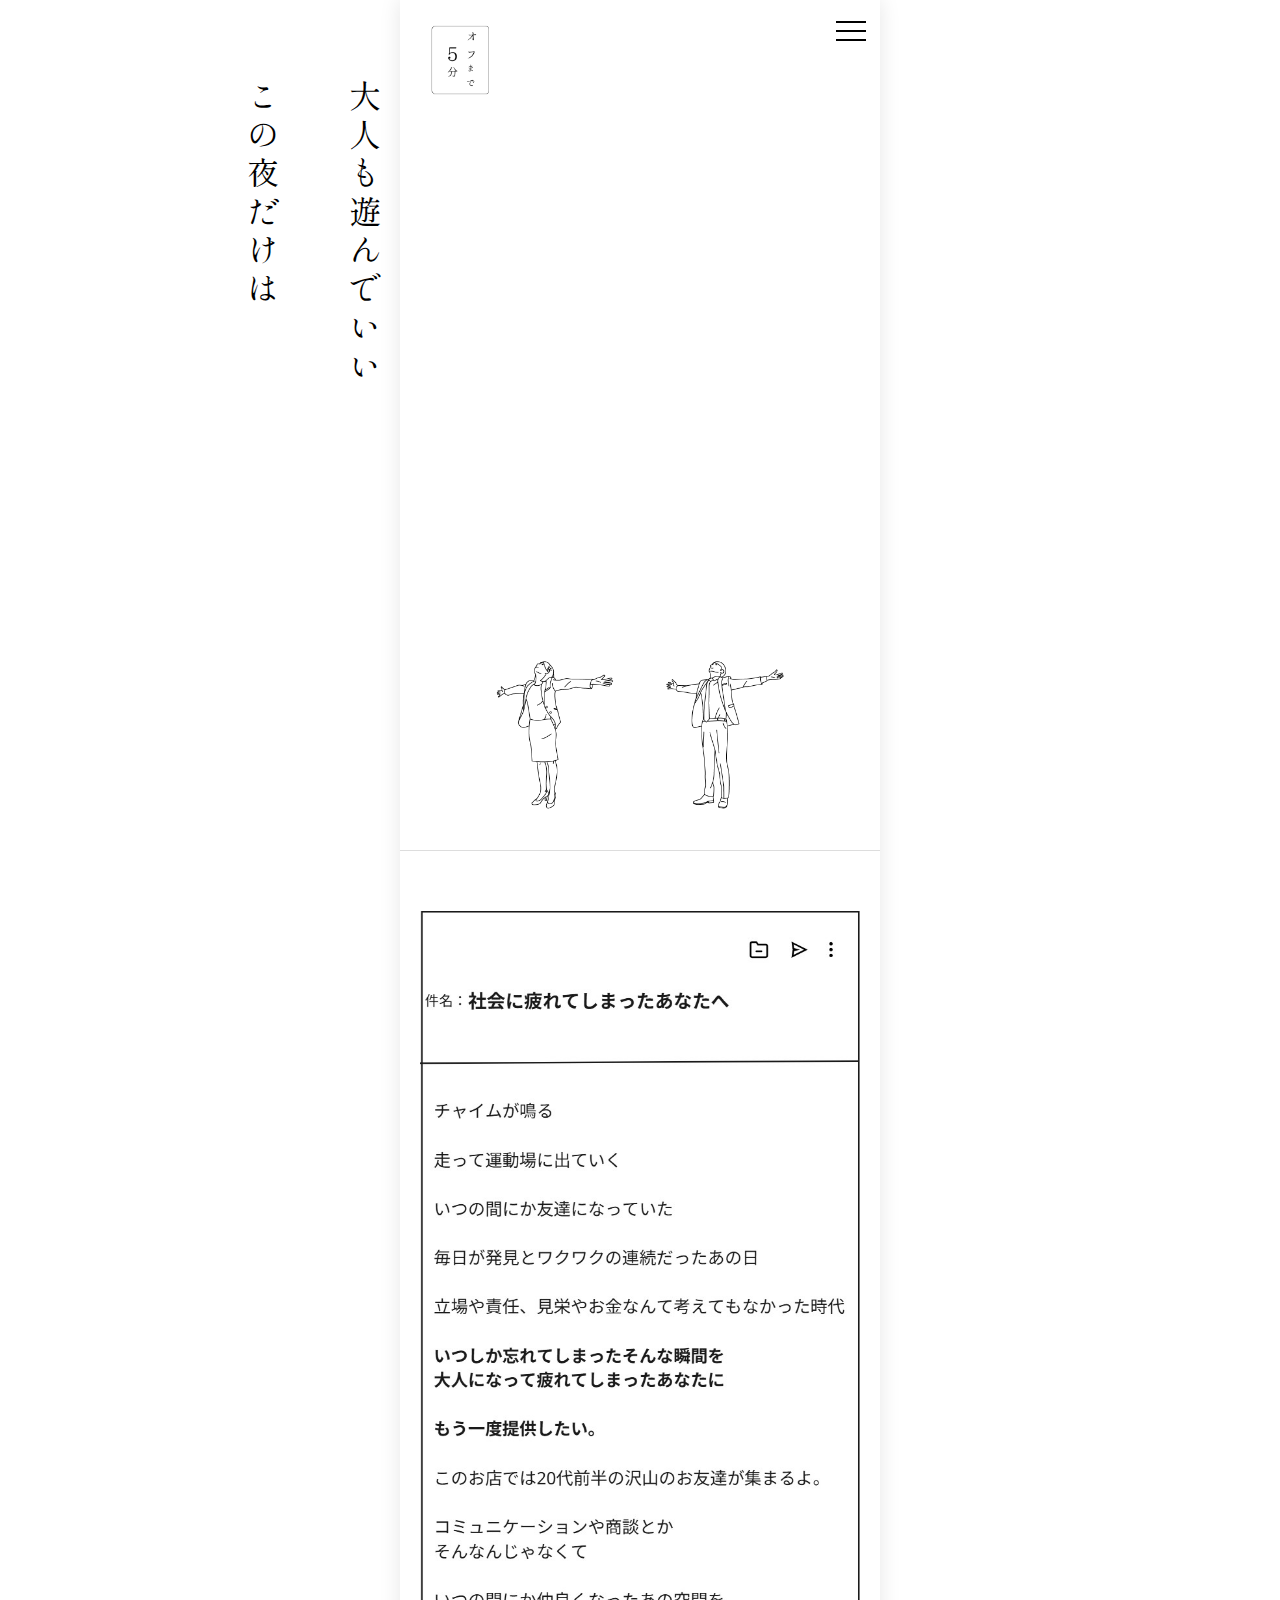
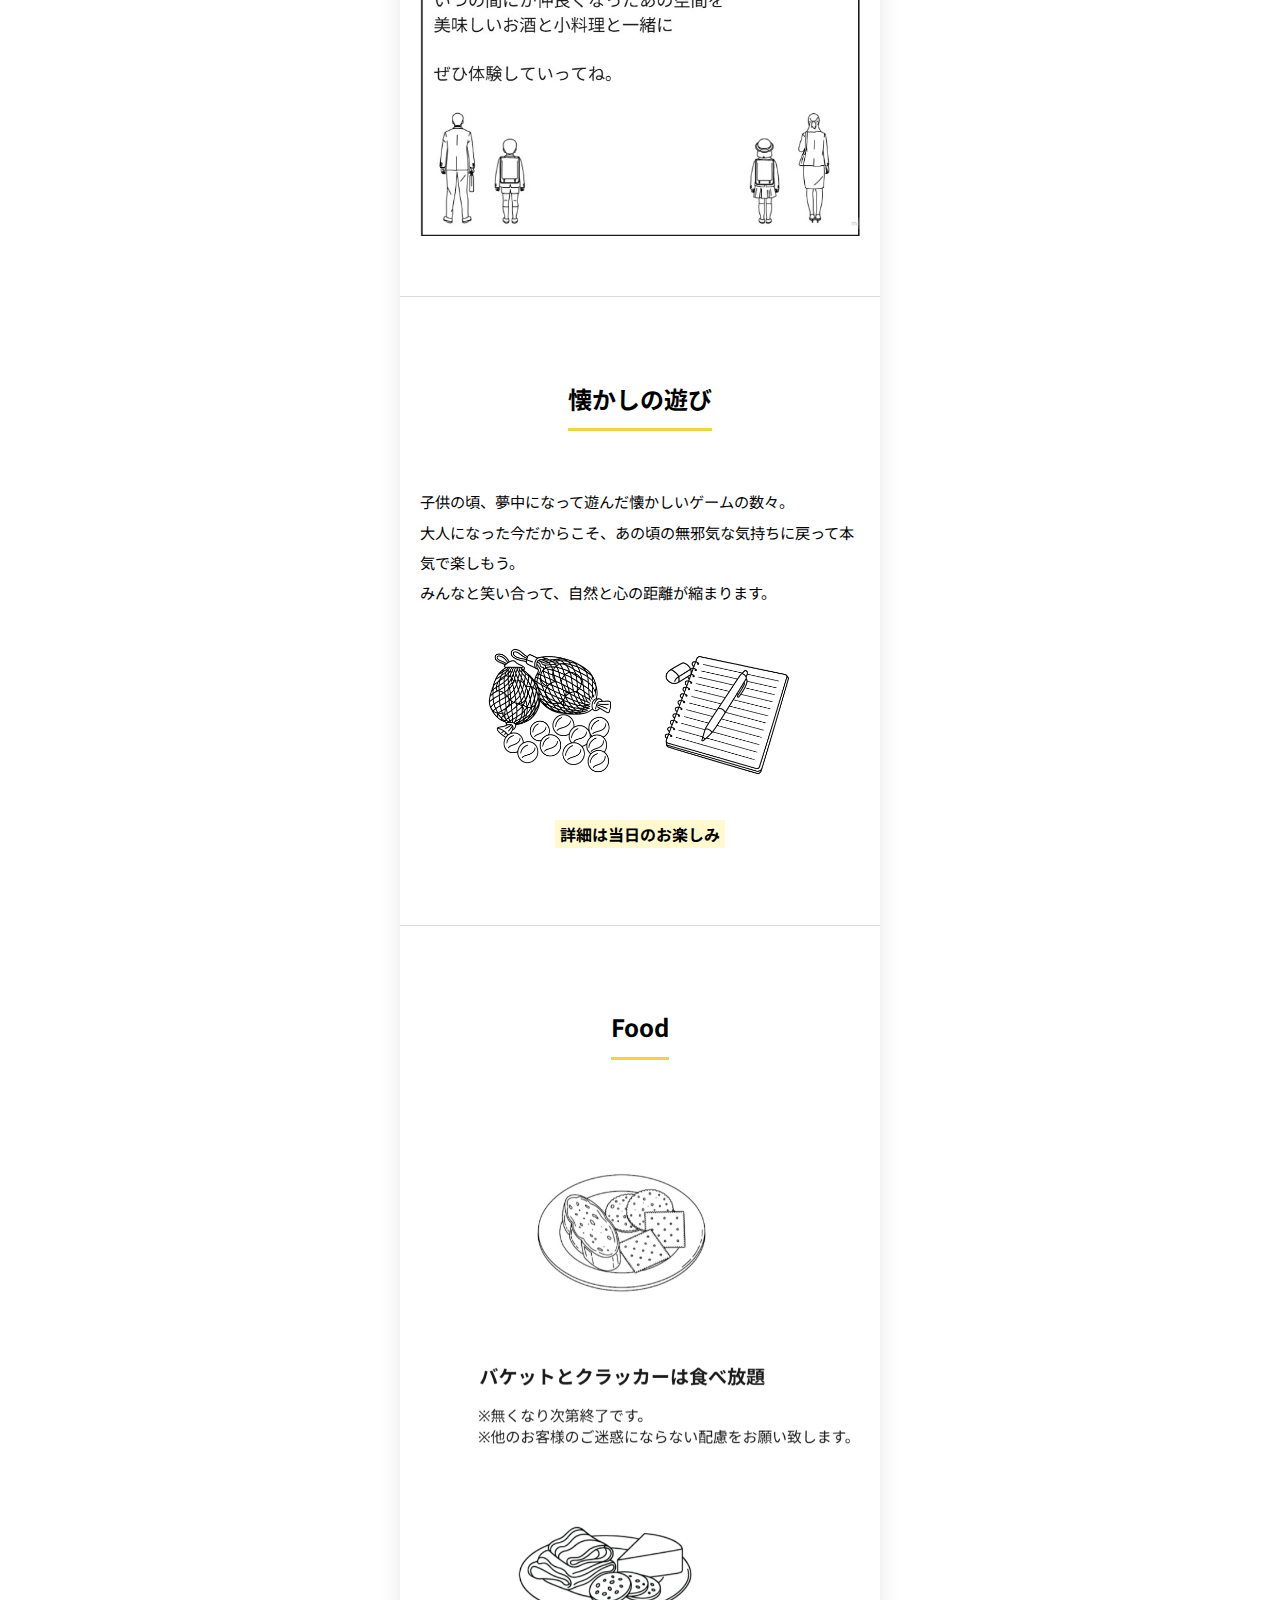
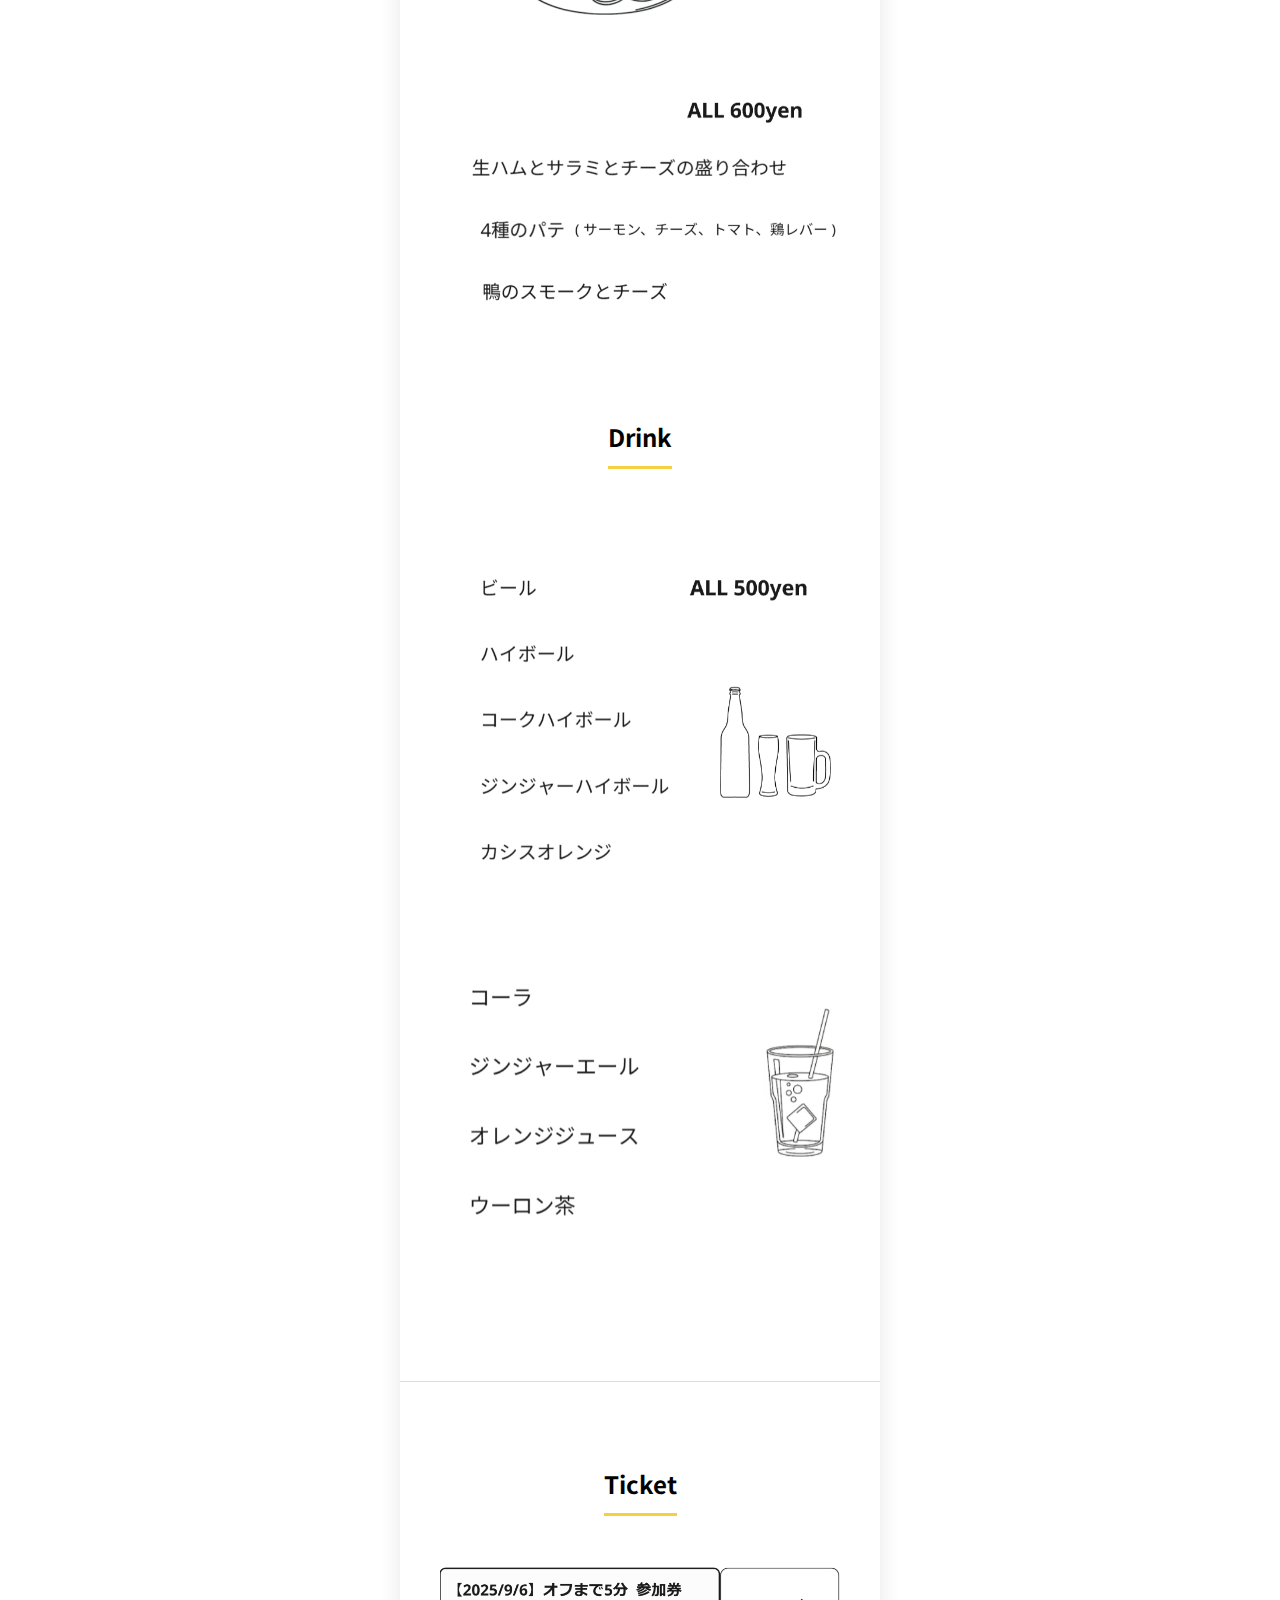
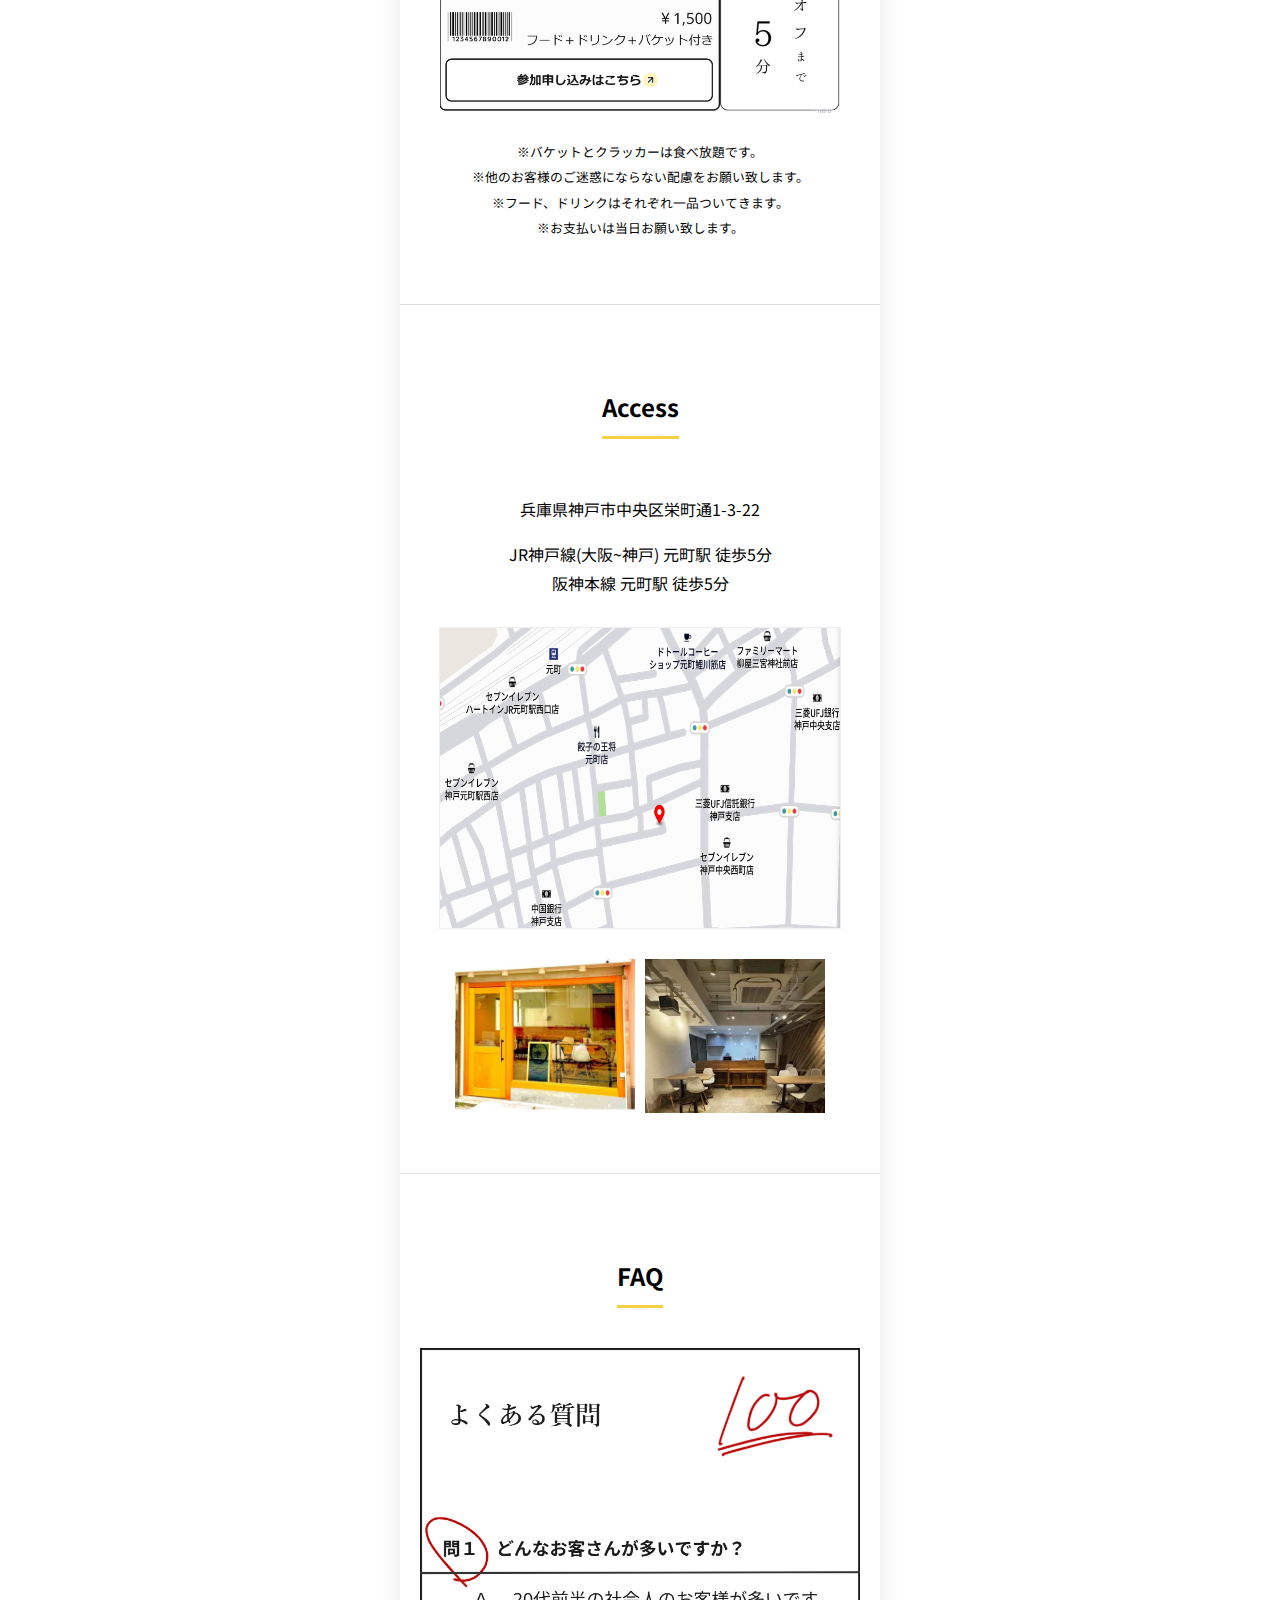
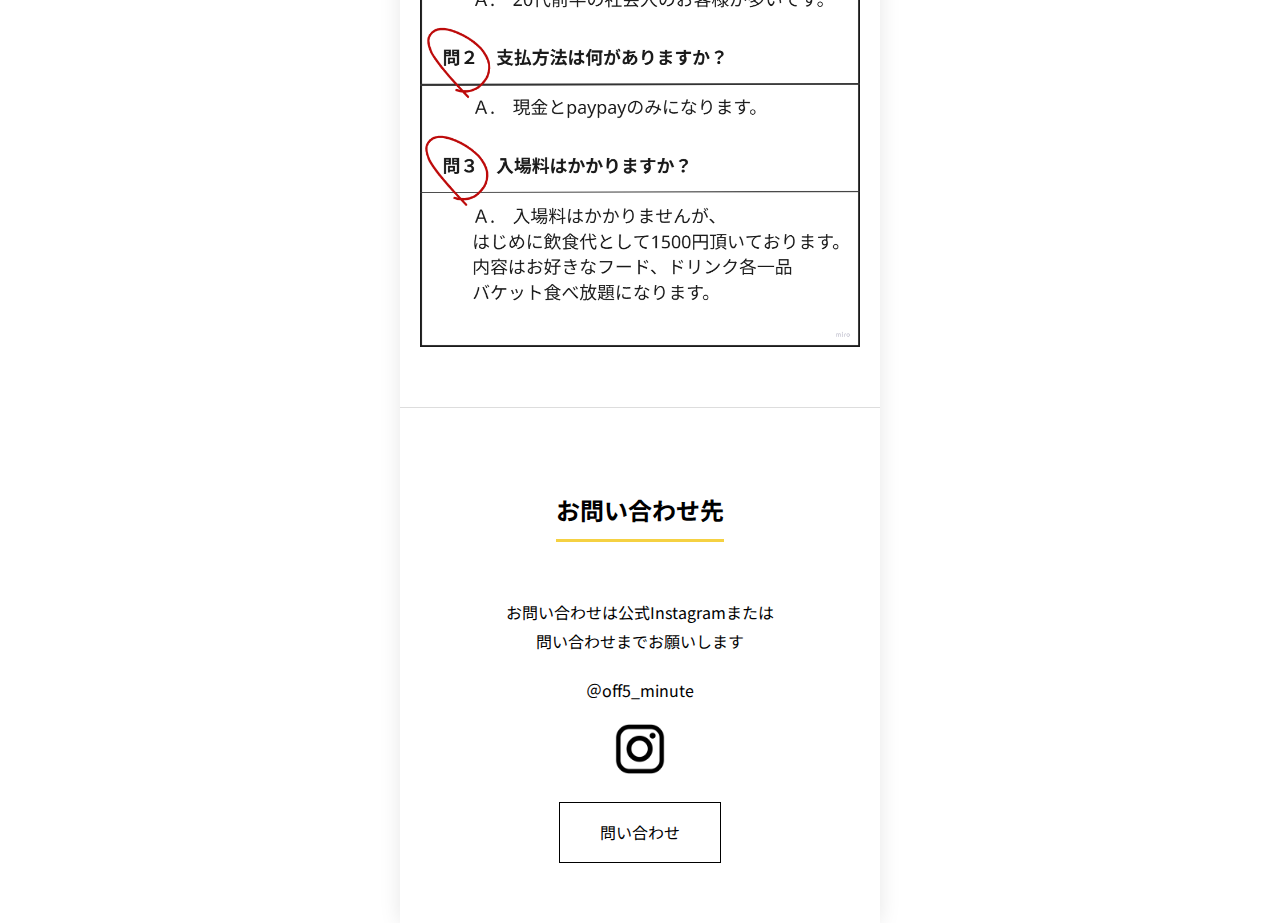
<file: index.html>
<!DOCTYPE html>
<html lang="ja">
<head>
    <meta charset="UTF-8">
    <meta name="viewport" content="width=device-width, initial-scale=1.0">

    <!-- ▼▼▼ SEO対策のためのタグを追加 ▼▼▼ -->
    <title>【神戸元町】この夜だけは大人も遊んでいい｜オフまで5分</title>
    <meta name="description" content="神戸元町で開催される、大人のための懐かしい遊びイベント『オフまで5分』公式サイト。子供の頃に戻って、無邪気に遊びませんか？フードやドリンクもご用意しております。">
    <meta name="keywords" content="イベント, 神戸, 元町, 遊び, 大人, レトロ, オフまで5分">
    <!-- ▲▲▲ ここまで ▲▲▲ -->
    
    <title>この夜だけは大人も遊んでいい</title>
    <link rel="preconnect" href="https://fonts.googleapis.com">
    <link rel="preconnect" href="https://fonts.gstatic.com" crossorigin>
    <link href="https://fonts.googleapis.com/css2?family=Shippori+Mincho:wght@400;700&family=Noto+Sans+JP:wght@400;700&display=swap" rel="stylesheet">
    <link rel="stylesheet" href="style.css">
</head>
<body>
    <div class="site-wrapper">
        <header class="header">
            <button class="hamburger" id="hamburger">
                <span></span>
                <span></span>
                <span></span>
            </button>
        </header>
        <nav class="sp-nav" id="sp-nav">
            <ul>
                <li><a href="#hero">TOP</a></li>
                <li><a href="#concept">CONCEPT</a></li>
                <li><a href="#games">GAMES</a></li>
                <li><a href="#menu">MENU</a></li>
                <li><a href="#ticket">TICKET</a></li>
                <li><a href="#access">ACCESS</a></li>
                <li><a href="#faq">FAQ</a></li>
            </ul>
        </nav>

        <main>
            <!-- Hero Section -->
            <section id="hero" class="hero">
                <div class="hero__title-group">
                    <img src="rogo.png" class="hero__subtitle-image" alt="オフまで5分">
                    <h1 class="hero__title">
                        <span>この夜だけは</span>
                        <span>大人も遊んでいい</span>
                    </h1>
                </div>
                <div class="hero__images">
                    <img src="wowman.png" alt="解放された女性" class="hero__image-woman">
                    <img src="man.png" alt="解放された男性" class="hero__image-man">
                </div>
            </section>

            <!-- Concept Section -->
            <section id="concept" class="content-section fade-in-target">
                 <img src="mail2.png" alt="いつの間にか大人になってしまった、あなたへ" class="concept__mail-image">
            </section>

            <!-- Games Section -->
            <section id="games" class="content-section fade-in-target">
                <h2 class="section-title games__title">懐かしの遊び</h2>
                <p class="section-subtitle">子供の頃、夢中になって遊んだ懐かしいゲームの数々。<br>大人になった今だからこそ、あの頃の無邪気な気持ちに戻って本気で楽しもう。<br>みんなと笑い合って、自然と心の距離が縮まります。</p>
                <div class="games__images">
                    <img src="toy1.png" alt="懐かしいおもちゃ1" class="games__image">
                    <img src="toy2.png" alt="懐かしいおもちゃ2" class="games__image">
                </div>
                <p class="games__note"><span class="highlight">詳細は当日のお楽しみ</span></p>
            </section>

            <!-- Menu Section -->
            <section id="menu" class="content-section fade-in-target">
                <div class="food-section">
                    <h2 class="section-title">Food</h2>
                    <img src="food.1.png" alt="バケットとクラッカー" class="food-image">
                    <img src="food.2.png" alt="チーズとハム" class="food-image">
                </div>
                <div class="drink-section">
                    <h2 class="section-title">Drink</h2>
                    <img src="dorink.a.png" alt="アルコールドリンク" class="drink-image">
                    <img src="dorink.f.png" alt="ソフトドリンク" class="drink-image">
                </div>
            </section>

            <!-- Ticket Section -->
            <section id="ticket" class="content-section fade-in-target">
                <h2 class="section-title">Ticket</h2>
                <a href="https://forms.gle/dMgsynqQ7VEdrk6R6" class="ticket-link">
                    <img src="ticket.png" alt="参加券" class="ticket-image">
                </a>
                <div class="ticket-notes">
                    <p>※バケットとクラッカーは食べ放題です。</p>
                    <p>※他のお客様のご迷惑にならない配慮をお願い致します。</p>
                    <p>※フード、ドリンクはそれぞれ一品ついてきます。</p>
                    <p>※お支払いは当日お願い致します。</p>
                </div>
            </section>

            <!-- Access Section -->
            <section id="access" class="content-section fade-in-target">
                <h2 class="section-title">Access</h2>
                <div class="access-info">
                    <p>兵庫県神戸市中央区栄町通1-3-22</p>
                    <p>JR神戸線(大阪~神戸) 元町駅 徒歩5分<br>阪神本線 元町駅 徒歩5分</p>
                </div>
                <a href="https://maps.app.goo.gl/1HMt1BV6139dYrtx6" target="_blank" rel="noopener noreferrer">
                    <img src="mapillustration.png" alt="地図" class="access-map">
                </a>
                <div class="access-photos">
                    <img src="eventspace1.jpg" alt="イベントスペースの外観" class="access-photo">
                    <img src="eventspace2.png" alt="イベントスペースの内観" class="access-photo">
                </div>
            </section>

            <!-- FAQ Section -->
            <section id="faq" class="content-section fade-in-target">
                <h2 class="section-title">FAQ</h2>
                <img src="Q&Atest.png" alt="よくある質問" class="faq-image">
            </section>

            <!-- Inquiry Section -->
            <footer id="contact" class="footer content-section fade-in-target">
                <h2 class="section-title">お問い合わせ先</h2>
                <div class="contact-text-wrapper">
                     <p class="contact-text">お問い合わせは公式Instagramまたは<br>問い合わせまでお願いします</p>
                </div>
                <p class="contact-username">＠off5_minute</p>
                <a href="https://www.instagram.com/off5_minute/" target="_blank" rel="noopener noreferrer" class="contact-insta-link">
                    <img src="insta.png" alt="Instagram" class="contact-insta-icon">
                </a>


            　　<div class="document-request-action">
                <a href="http://jijilogic.com/information.github.io/" target="_blank" rel="noopener noreferrer" class="request-button">問い合わせ</a>
            　　</div>    
                
            </footer>

    <script src="script.js"></script>
</body>
</html>
</file>
<file: style.css>
/* :rootでサイト全体で使う変数（色やフォント）を定義します */
:root {
    --bg-color: #ffffff;      /* 背景色（白） */
    --text-color: #000000;    /* テキストの色（黒） */
    
    --font-heading: 'Shippori Mincho', serif; 
    --font-body: 'Noto Sans JP', sans-serif;
}

/* 基本的なページスタイル */
body {
    margin: 0;
    background-color: #ffffff; /* PC表示時の背景色 */
    color: var(--text-color);
    font-family: var(--font-body);
    line-height: 1.8;
    overflow-x: hidden; /* 横スクロールを防止 */
}

.site-wrapper {
    background-color: var(--bg-color);
}

/* PC表示時の左右の余白とスマホ画面の枠組み */
@media (min-width: 640px) {
    .site-wrapper {
        max-width: 480px; /* スマホ画面の幅にコンテンツを制限 */
        margin: 0 auto;
        box-shadow: 0 0 20px rgba(0,0,0,0.1);
    }
}

/* --- ヘッダー --- */
.header {
    position: fixed;
    top: 20px;
    right: 20px;
    z-index: 100;
}
@media (min-width: 640px) {
    .header {
        /* PC表示時にコンテンツエリアの右上に配置 */
        right: calc(50% - 220px); 
    }
}
.hamburger {
    width: 30px;
    height: 21px;
    cursor: pointer;
    background: none;
    border: none;
    position: relative;
}
.hamburger span {
    display: block;
    width: 100%;
    height: 2px;
    background-color: var(--text-color);
    position: absolute;
    transition: transform 0.3s, opacity 0.3s;
}
.hamburger span:nth-child(1) { top: 0; }
.hamburger span:nth-child(2) { top: 9px; }
.hamburger span:nth-child(3) { top: 18px; }

/* ハンバーガーメニューが開いた時のスタイル */
.hamburger.is-active span:nth-child(1) {
    top: 9px;
    transform: rotate(45deg);
}
.hamburger.is-active span:nth-child(2) {
    opacity: 0;
}
.hamburger.is-active span:nth-child(3) {
    top: 9px;
    transform: rotate(-45deg);
}

/* SP用ナビゲーション */
.sp-nav {
    position: fixed;
    top: 0;
    left: 0;
    width: 100%;
    height: 100%;
    background: var(--bg-color);
    transform: translateX(100%);
    transition: transform 0.4s ease-in-out;
    z-index: 99;
    display: flex;
    justify-content: center;
    align-items: center;
}
.sp-nav.is-active {
    transform: translateX(0);
}
.sp-nav ul {
    list-style: none;
    padding: 0;
    margin: 0;
}
.sp-nav li {
    text-align: center;
    margin-bottom: 30px;
}
.sp-nav a {
    color: var(--text-color);
    text-decoration: none;
    font-size: 1.8rem;
    font-family: var(--font-heading);
}


/* --- ヒーローセクション --- */
.hero {
    position: relative;
    display: flex;
    flex-direction: column;
    justify-content: space-between; /* 上下いっぱいに配置 */
    align-items: center;
    padding: 20px;
    min-height: 90vh;
}
.hero__title-group {
    width: 100%;
    display: flex;
    justify-content: center;
    margin-top: 60px; /* 上からの余白 */
}
.hero__subtitle-image {
    position: absolute;
    top: 20px;
    left: 20px;
    width: 80px; /* 画像サイズを調整 */
    height: auto;
}
.hero__title {
    font-family: 'Shippori Mincho', serif;
    font-weight: 400; /* 細いフォントウェイト */
    font-size: 2rem; /* 文字サイズを調整 */
    line-height: 1.7; /* 文字間隔を調整 */
    margin: 0;
    display: flex; /* 横並びにする */
    gap: 1.5em; /* 2行の間のスペース */
    letter-spacing: 0.2em; /* 文字と文字の間隔を調整 */
}
.hero__title span {
    writing-mode: vertical-rl; /* 縦書き */
}
.hero__images {
    display: flex;
    gap: 20px;
    align-items: flex-end;
    margin-bottom: 20px;
}
.hero__image-woman, .hero__image-man {
    height: 150px;
    width: auto;
}

/* --- コンテンツセクション共通 --- */
.content-section {
    padding: 60px 20px;
    max-width: 100%;
    box-sizing: border-box;
    margin: 0 auto;
    border-top: 1px solid #ddd;
}
.section-title {
    font-size: 1.5rem;
    margin-bottom: 40px;
    text-align: center;
    position: relative;
    display: inline-block;
}
.section-title::after {
    content: '';
    display: block;
    width: 100%;
    height: 3px;
    background-color: #f5d142;
    margin-top: 8px;
}
.section-subtitle {
    text-align: center;
    margin-bottom: 40px;
    line-height: 2;
}

/* --- CONCEPTセクション --- */
.concept__mail-image {
    width: 100%; /* 横幅を画面いっぱいに */
    height: auto; /* 高さは自動調整 */
    display: block; /* 画像下の余白を消す */
}

/* --- GAMESセクション --- */
#games {
    text-align: center;
}
.games__title {
    font-family: var(--font-body);
}

#games .section-subtitle {
    text-align: left;
    font-size: 0.95rem;
}
.games__images {
    display: flex;
    justify-content: center;
    align-items: center;
    gap: 40px;
    margin: 40px 0;
    flex-wrap: wrap;
}
.games__image {
    max-width: 30%;
    height: auto;
}
.games__note {
    font-weight: bold;
    text-align: center;
    margin-top: 40px;
}
.highlight {
    background-color: #fffacd;
    padding: 2px 5px;
}

/* --- MENUセクション --- */
#menu {
    padding-left: 0;
    padding-right: 0;
}
.food-section, .drink-section {
    text-align: center;
}
.drink-section{
    margin-top: 50px;
}
.food-image, .drink-image {
    max-width: 90%;
    height: auto;
    margin: 10px 0;
}

/* --- TICKETセクション --- */
#ticket {
    text-align: center;
}
.ticket-image {
    width: 100%;
    max-width: 400px;
    height: auto;
    display: block;
    margin: 0 auto;
}
.ticket-notes {
    margin-top: 20px;
    font-size: 0.8rem;
    text-align: center;
    line-height: 1.6;
}
.ticket-notes p {
    margin: 5px 0;
}

/* --- ACCESSセクション --- */
#access {
    text-align: center;
}
.access-info {
    text-align: center;
    margin-bottom: 30px;
}
.access-map {
    width: 100%;
    max-width: 400px;
    height: 300px; /* 地図の高さを指定 */
    display: block;
    margin: 0 auto;
    border: 1px solid #eee;
}
.access-photos {
    display: flex;
    justify-content: center;
    gap: 10px;
    margin-top: 30px;
}
.access-photo {
    width: 48%;
    max-width: 180px;
}

/* --- FAQセクション --- */
#faq {
    text-align: center;
}
.faq-image {
    width: 100%;
    max-width: 450px;
    display: block;
    margin: 0 auto;
}

/* --- Footer (Contact) --- */
.footer {
    text-align: center;
}
.contact-text {
    margin-bottom: 20px;
}
.contact-username {
    margin-bottom: 20px;
}
.contact-insta-link {
    display: inline-block;
    margin-bottom: 20px; /* アイコンとボタンの間に余白を追加 */
}
.contact-insta-icon {
    width: 50px;
    height: auto;
}

/* --- Document Request Section (New) --- */
#document-request {
    text-align: center;
}
.document-request-text {
    margin-bottom: 30px;
}
.request-button {
    display: inline-block;
    padding: 15px 40px;
    text-decoration: none;
    color: var(--text-color);
    background-color: #fff;
    border: 1px solid var(--text-color);
    transition: background-color 0.3s, color 0.3s;
}
.request-button:hover {
    background-color: var(--text-color);
    color: #fff;
}

/* --- INSTAGRAMセクション (New) --- */
#instagram {
    text-align: center;
}
.instagram-embed-grid {
    display: grid;
    grid-template-columns: repeat(auto-fit, minmax(300px, 1fr));
    gap: 20px;
    margin-top: 30px;
}
.instagram-embed-grid blockquote {
    margin: 0 !important; /* Instagramのデフォルトマージンをリセット */
}
</file>
